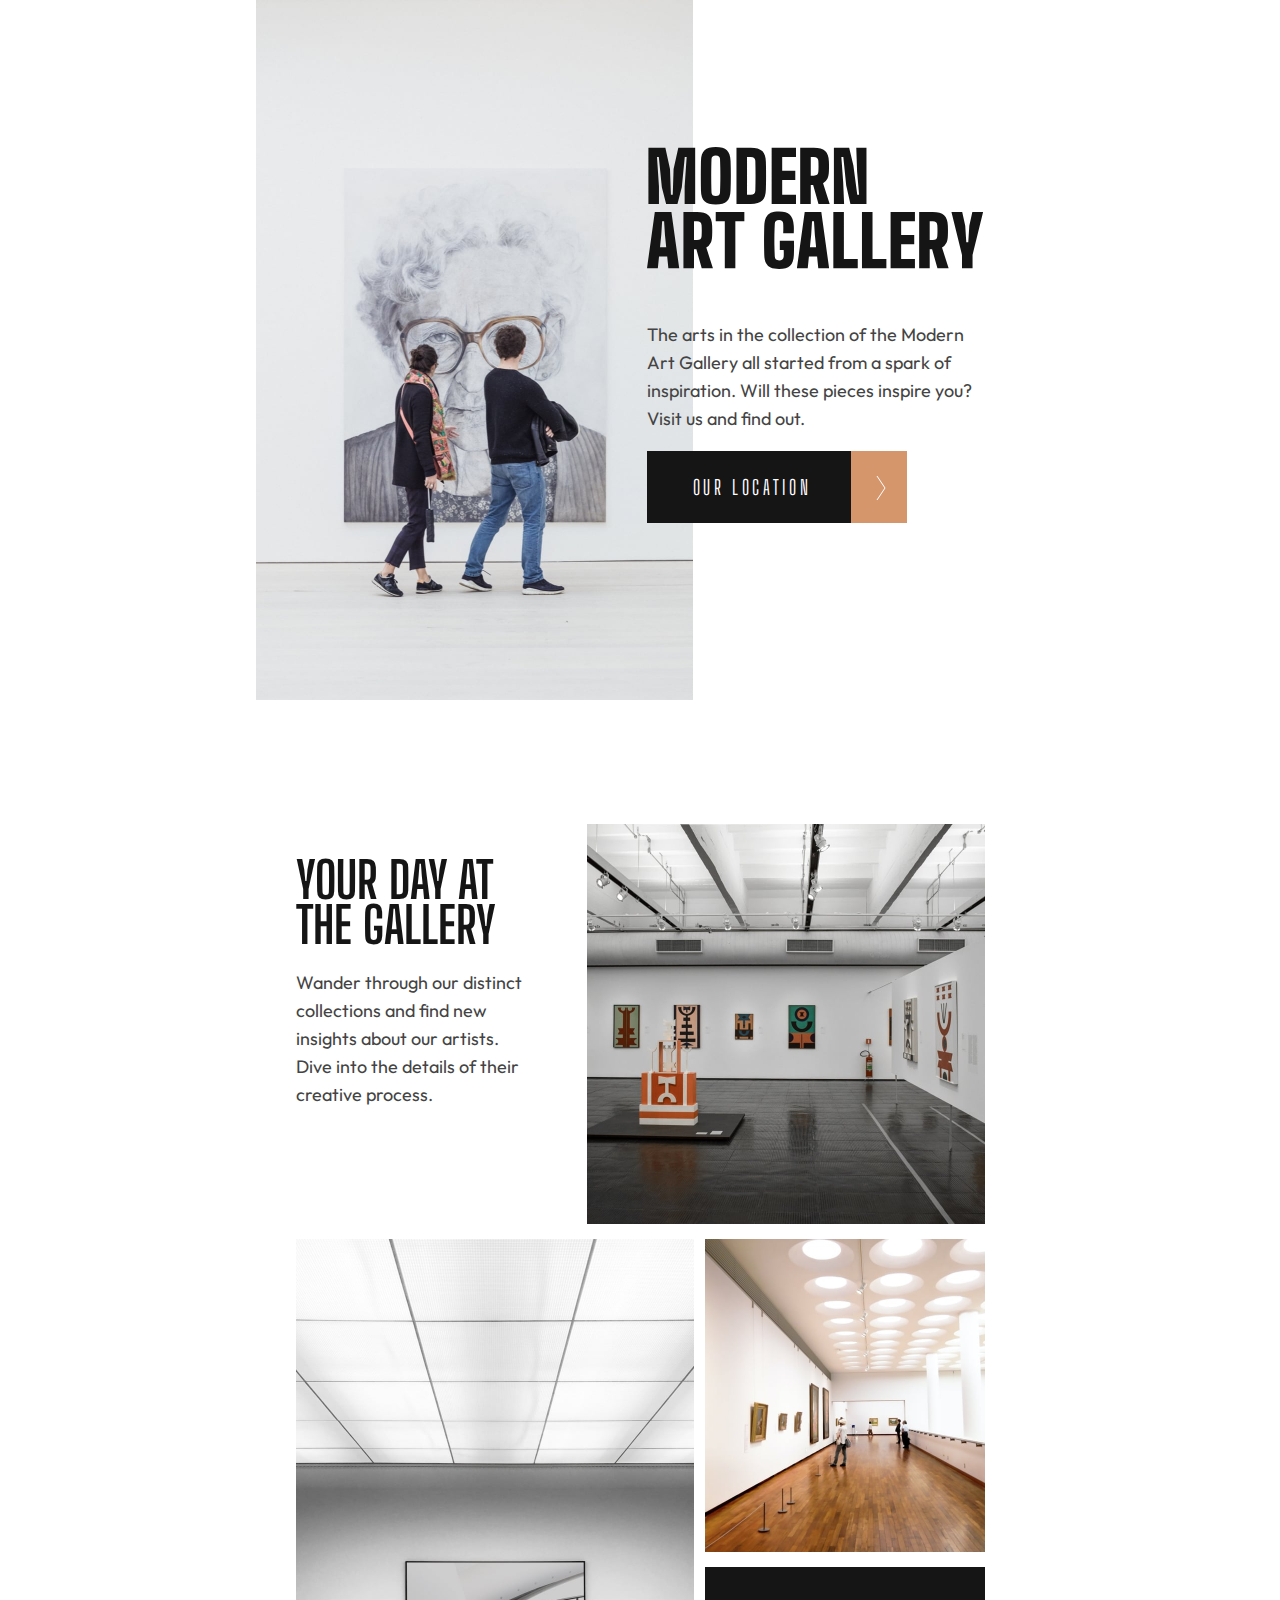
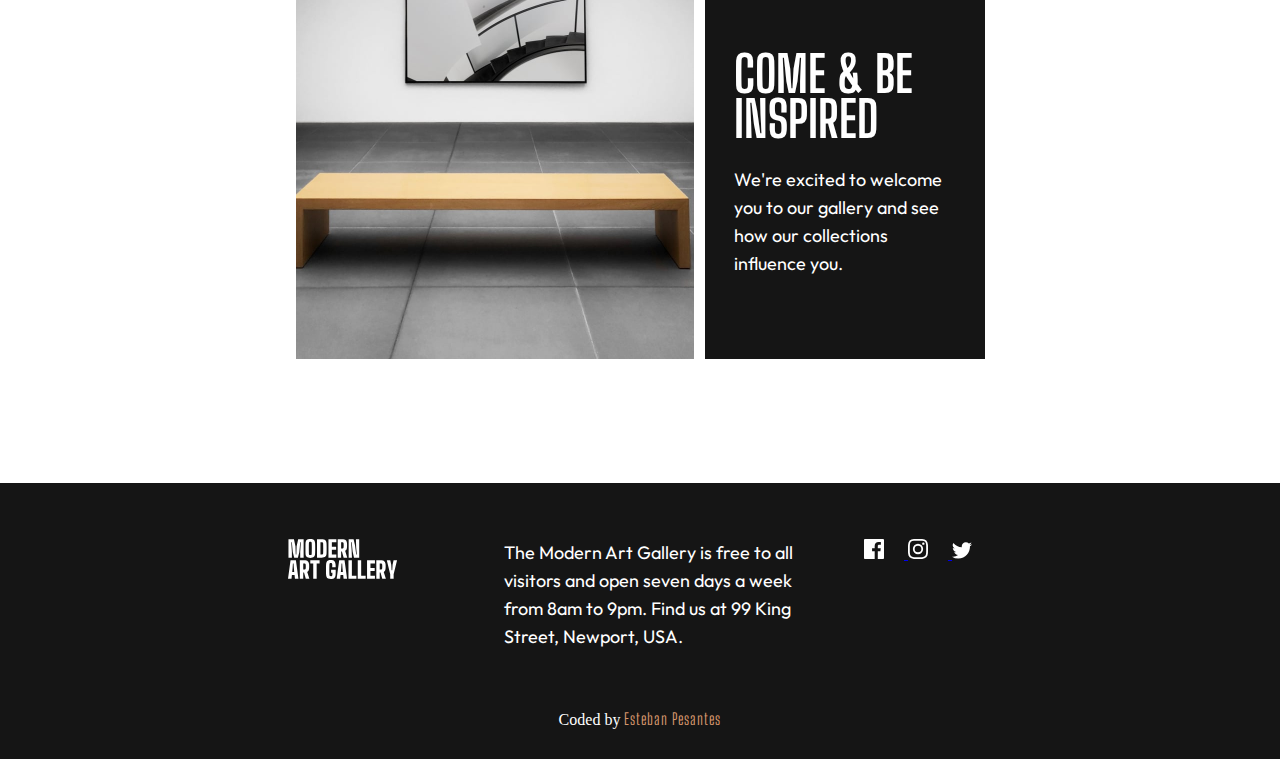
<file: index.html>
<!DOCTYPE html>
<html lang="en">
  <head>
    <meta charset="UTF-8" />
    <meta name="viewport" content="width=device-width, initial-scale=1.0" />
    <link rel="preconnect" href="https://fonts.googleapis.com" />
    <link rel="preconnect" href="https://fonts.gstatic.com" crossorigin />
    <link
      href="https://fonts.googleapis.com/css2?family=Big+Shoulders+Display:wght@900&display=swap"
      rel="stylesheet"
    />
    <link rel="preconnect" href="https://fonts.googleapis.com" />
    <link rel="preconnect" href="https://fonts.gstatic.com" crossorigin />
    <link
      href="https://fonts.googleapis.com/css2?family=Outfit:wght@300&display=swap"
      rel="stylesheet"
    />
    <link rel="stylesheet" href="./index.css" />

    <title>Art Gallery</title>
  </head>
  <body>
    <header>
      <div class="hero">
        <div class="hero-img-container">
          <picture>
            <source
              srcset="./starter-code/assets/desktop/image-hero@2x.jpg"
              media="(min-width: 1440px)"
            />
            <source
              srcset="./starter-code/assets/tablet/image-hero@2x.jpg"
              media="(min-width: 768px)"
            />
            <img
              src="./starter-code/assets/mobile/image-hero@2x.jpg"
              alt="museum gallery"
            />
          </picture>
        </div>
        <div class="container hero-container">
          <img
            class="hero-logo"
            src="./starter-code/assets/logo-dark.svg"
            alt="modern art gallery"
          />
          <div class="hero-content">
            <p>
              The arts in the collection of the Modern Art Gallery all started
              from a spark of inspiration. Will these pieces inspire you? Visit
              us and find out.
            </p>
            <div class="btn">
              <a href="./location.html"
                >our location
                <svg width="10" height="24" xmlns="http://www.w3.org/2000/svg">
                  <path stroke="#FFF" fill="none" d="m1 0 8 12-8 12" /></svg
              ></a>
            </div>
          </div>
        </div>
      </div>
    </header>

    <main>
      <div class="container main-container">
        <div class="box box-1">
          <picture>
            <source
              srcset="./starter-code/assets/desktop/image-grid-1@2x.jpg"
              media="(min-width: 1440px)"
            />
            <source
              srcset="./starter-code/assets/tablet/image-grid-1@2x.jpg"
              media="(min-width: 768px)"
            />
            <img
              src="./starter-code/assets/mobile/image-grid-1@2x.jpg"
              alt="art gallery"
            />
          </picture>
        </div>
        <div class="box box-2">
          <h1>Your day at the gallery</h1>
          <p>
            Wander through our distinct collections and find new insights about
            our artists. Dive into the details of their creative process.
          </p>
        </div>
        <div class="box box-3">
          <picture>
            <source
              srcset="./starter-code/assets/desktop/image-grid-2@2x.jpg"
              media="(min-width: 1440px)"
            />
            <source
              srcset="./starter-code/assets/tablet/image-grid-2@2x.jpg"
              media="(min-width: 768px)"
            />
            <img
              src="./starter-code/assets/mobile/image-grid-2@2x.jpg"
              alt="art gallery"
            />
          </picture>
        </div>
        <div class="box box-4">
          <picture>
            <source
              srcset="./starter-code/assets/desktop/image-grid-3@2x.jpg"
              media="(min-width: 1440px)"
            />
            <source
              srcset="./starter-code/assets/tablet/image-grid-3@2x.jpg"
              media="(min-width: 768px)"
            />
            <img
              src="./starter-code/assets/mobile/image-grid-3@2x.jpg"
              alt="art gallery"
            />
          </picture>
        </div>
        <div class="box box-5">
          <h1>Come & be inspired</h1>
          <p>
            We're excited to welcome you to our gallery and see how our
            collections influence you.
          </p>
        </div>
      </div>
    </main>

    <footer>
      <div class="container footer-container">
        <img
          class="footer-logo"
          src="./starter-code/assets/logo-light.svg"
          alt="modern art gallery"
        />
        <p>
          The Modern Art Gallery is free to all visitors and open seven days a
          week from 8am to 9pm. Find us at 99 King Street, Newport, USA.
        </p>
        <div class="social-container">
          <a href="#">
            <img src="./starter-code/assets/icon-facebook.svg" alt="facebook" />
          </a>
          <a href="#">
            <img
              src="./starter-code/assets/icon-instagram.svg"
              alt="instagram"
            />
          </a>
          <a href="#">
            <img src="./starter-code/assets/icon-twitter.svg" alt="twitter" />
          </a>
        </div>
      </div>

      <div class="attribution">
        Coded by
        <a
          href="https://www.frontendmentor.io/profile/estebanp2022"
          target="_blank"
          >Esteban Pesantes</a
        >
      </div>
    </footer>
  </body>
</html>
</file>
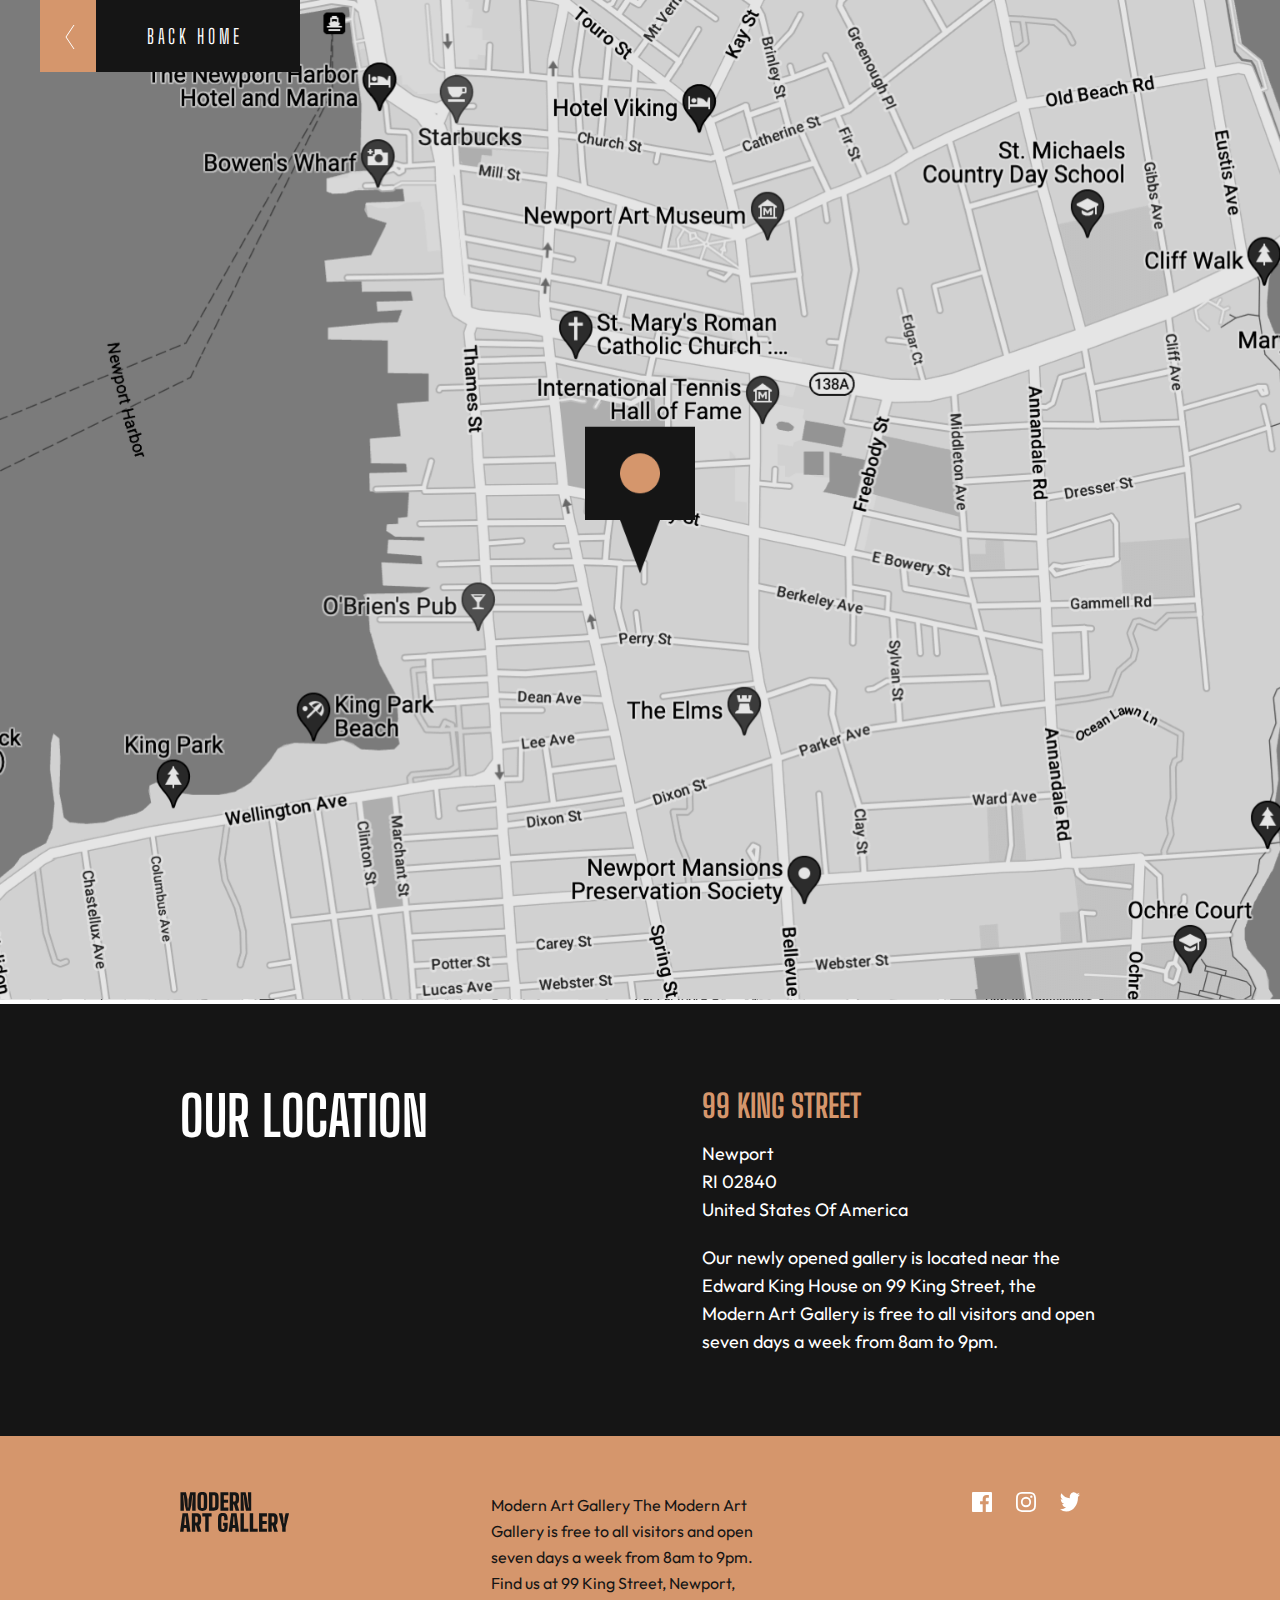
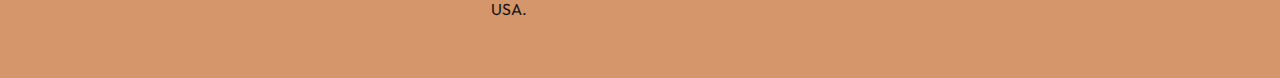
<file: location.html>
<!DOCTYPE html>
<html lang="en">
  <head>
    <meta charset="UTF-8" />
    <meta name="viewport" content="width=device-width, initial-scale=1.0" />
    <link rel="preconnect" href="https://fonts.googleapis.com" />
    <link rel="preconnect" href="https://fonts.gstatic.com" crossorigin />
    <link
      href="https://fonts.googleapis.com/css2?family=Big+Shoulders+Display:wght@900&display=swap"
      rel="stylesheet"
    />
    <link rel="preconnect" href="https://fonts.googleapis.com" />
    <link rel="preconnect" href="https://fonts.gstatic.com" crossorigin />
    <link
      href="https://fonts.googleapis.com/css2?family=Outfit:wght@300&display=swap"
      rel="stylesheet"
    />
    <link rel="stylesheet" href="./location.css" />

    <title>Art Gallery</title>
  </head>
  <body>
    <main>
      <div class="container">
        <div class="map-container">
          <picture>
            <source
              srcset="./starter-code/assets/desktop/image-map@2x.png"
              media="(min-width: 1440px)"
            />
            <source
              srcset="./starter-code/assets/tablet/image-map@2x.png"
              media="(min-width: 768px)"
            />
            <img
              src="./starter-code/assets/mobile/image-map@2x.png"
              alt="map"
            />
          </picture>
          <div class="btn">
            <a href="./index.html"
              >back home
              <svg width="10" height="24" xmlns="http://www.w3.org/2000/svg">
                <path stroke="#FFF" fill="none" d="M9 24 1 12 9 0" /></svg
            ></a>
          </div>
        </div>
      </div>

      <div class="container">
        <div class="address-container">
          <h1>our location</h1>
          <div class="address">
            <address>
              <h2>99 King Street</h2>
              <p>
                Newport <br />
                RI 02840 <br />
                United States of America
              </p>
            </address>
            <p>
              Our newly opened gallery is located near the Edward King House on
              99 King Street, the Modern Art Gallery is free to all visitors and
              open seven days a week from 8am to 9pm.
            </p>
          </div>
        </div>
      </div>

      <div class="container">
        <div class="bottom-container">
          <img
            class="logo"
            src="./starter-code/assets/logo-dark.svg"
            alt="modern art gallery"
          />
          <p>
            Modern Art Gallery The Modern Art Gallery is free to all visitors
            and open seven days a week from 8am to 9pm. Find us at 99 King
            Street, Newport, USA.
          </p>

          <div class="svg-container">
            <a href="#"
              ><img
                src="./starter-code/assets/icon-facebook.svg"
                alt="facebook"
            /></a>
            <a href="#"
              ><img
                src="./starter-code/assets/icon-instagram.svg"
                alt="instagram"
            /></a>
            <a href="#"
              ><img src="./starter-code/assets/icon-twitter.svg" alt="twitter"
            /></a>
          </div>
        </div>
      </div>
    </main>
  </body>
</html>
</file>
<file: index.css>
:root {
  --primary: #151515;
  --secondary: #444444;
  --white: #fff;
  --custom: #d5966c;
}

* {
  box-sizing: border-box;
}

body {
  margin: 0 auto;
  width: 100%;
  min-height: 100vh;
  display: flex;
  justify-content: center;
  align-items: center;
  flex-direction: column;
}

header {
  margin-bottom: 120px;
}

img {
  width: 100%;
}

.hero-logo {
  width: 280px;
  margin-top: 32px;
  margin-bottom: 32px;
}

h1 {
  font-family: "Big Shoulders Display", cursive;
  font-size: 50px;
  line-height: 45px;
  text-transform: uppercase;
  margin-bottom: 21px;
}

p {
  font-family: "Outfit", sans-serif;
  font-size: 18px;
  line-height: 28px;
  margin-top: 0;
}

.hero-content {
  color: var(--secondary);
}

.btn {
  background-color: var(--primary);
  width: 260px;
  height: 72px;
  position: relative;
  display: flex;
  justify-content: center;
  align-items: center;
  cursor: pointer;
}

.btn a {
  color: var(--white);
  text-decoration: none;
  font-family: "Big Shoulders Display", cursive;
  text-transform: uppercase;
  letter-spacing: 3.64px;
  padding-right: 50px;
  font-size: 20px;
}

.btn:hover {
  background-color: var(--custom);
  transition: all 0.8s;
}

svg {
  background-color: var(--custom);
  width: 56px;
  height: 72px;
  position: absolute;
  top: 0;
  right: 0;
  padding-top: 25px;
  padding-left: 25px;
}

.container {
  padding-left: 16px;
  padding-right: 16px;
}

.box {
  margin-bottom: 16px;
}

.box-2 h1 {
  padding-right: 45px;
  color: var(--primary);
}
.box-2 p {
  padding-right: 30px;
  color: var(--secondary);
  margin-bottom: 32px;
}

.box-5 {
  color: var(--white);
  background-color: var(--primary);
  height: 293px;
  padding: 48px 24px 0;
  margin-bottom: 120px;
}

.box-5 h1 {
  margin-top: 0;
  margin-bottom: 24px;
}

footer {
  width: 100%;
  background-color: var(--primary);
  color: var(--white);
  padding-bottom: 30px;
}

.footer-container {
  padding: 48px 32px 40px;
}

.footer-logo {
  width: 110px;
  margin-bottom: 32px;
}

.social-container img {
  width: 20px;
  margin-right: 20px;
  margin-top: 38px;
}

.attribution {
  text-align: center;
}

.attribution a {
  text-decoration: none;
  color: var(--custom);
  font-family: "Big Shoulders Display", cursive;
  letter-spacing: 1px;
}

@media (min-width: 768px) {
  header {
    display: flex;
    width: 768px;
  }

  .hero {
    position: relative;
    margin-right: 0;
  }

  .hero-img-container img {
    width: 437px;
  }

  .hero-container {
    width: 375px;
    position: absolute;
    top: 115px;
    left: 375px;
  }

  .hero-logo {
    width: 339px;
    margin-bottom: 48px;
  }

  .hero-content {
    margin-bottom: 48px;
  }

  .main-container {
    display: grid;
    grid-template-columns: repeat(3, auto);
    grid-template-rows: repeat(3, auto);
    gap: 11px;
    margin-bottom: 120px;
  }

  .box {
    margin: 0;
  }

  .box-1 {
    grid-column: 2 / 4;
    grid-row: 1 / 2;
  }

  .box-1 img,
  .box-3 img {
    width: 398px;
  }
  .box-2 {
    grid-column: 1 / 2;
    grid-row: 1 / 1;
    width: 280px;
    height: 400px;
    margin-bottom: 0;
    padding-right: 20px;
  }
  .box-3 {
    grid-column: 1 / 3;
    grid-row: 2 / 4;
  }
  .box-4 {
    grid-column: 3 / 4;
    grid-row: 2 / 3;
  }

  .box-4 {
    width: 280px;
    height: 313px;
  }
  .box-5 {
    grid-column: 3 / 4;
    grid-row: 3 / 4;
    width: 280px;
    height: 392px;

    padding: 85px 29px;
  }

  .footer-container {
    display: flex;
    width: 768px;
    justify-content: space-between;
    align-items: start;
    padding-top: 56px;
    margin: 0 auto;
  }

  .footer-container p {
    width: 320px;
  }

  .footer-logo {
    width: 110px;
    height: 40px;
    margin-right: 65px;
  }

  .social-container img {
    margin-top: 0;
  }
}

@media (min-width: 1440px) {
  header {
    width: 1440px;
  }

  header,
  .main-container {
    margin-bottom: 180px;
  }
  .hero {
    display: flex;
    width: 1440px;
    justify-content: center;
    margin: 0 auto;
    position: relative;
  }
  .hero-container {
    display: flex;
    justify-content: space-between;
    position: absolute;
    top: 189px;
    left: 130px;
    width: 1110px;
  }

  .hero-img-container img {
    width: 540px;
  }

  .hero::before {
    content: "";
    height: 800px;
    width: 2000px;
    position: absolute;
    right: 68.72%;
    /* background-color: rgba(21, 21, 21, 0.5); */
    background-color: var(--custom);
  }

  .hero-content p {
    width: 350px;
    margin-bottom: 64px;
    font-size: 22px;
  }

  .hero-logo {
    width: 514px;
    height: 176px;
    margin-top: 0;
    margin-right: 300px;
  }

  .main-container {
    gap: 30px;
  }

  .box-1 img {
    width: 635px;
  }

  .box-2 {
    padding-top: 20px;
    padding-right: 90px;
  }

  .box-2 h1,
  .box-5 h1 {
    font-size: 60px;
    line-height: 60px;
  }

  .box-2 p,
  .box-5 p {
    font-size: 22px;
  }

  .box-2,
  .box-5 {
    width: 445px;
    height: 377px;
  }
  .box-3 img {
    width: 635px;
  }
  .box-4 img {
    width: 445px;
  }
  .box-5 {
    padding: 65px 48px;
  }

  .footer-container {
    width: 1110px;
    margin: 0 auto;
    padding-left: 0;
    padding-right: 0;
  }

  .footer-logo {
    width: 160px;
    height: 58px;
  }
  .footer-container p {
    width: 430px;
  }
}
</file>
<file: location.css>
:root {
  --primary: #151515;
  --secondary: #444444;
  --white: #fff;
  --custom: #d5966c;
}

* {
  box-sizing: border-box;
}

body {
  margin: 0 auto;
  width: 100%;
  min-height: 100vh;
  display: flex;
  justify-content: center;
  align-items: center;
  flex-direction: column;
}

h1 {
  margin-top: 0;
  margin-bottom: 48px;
  font-size: 50px;
}

h2 {
  color: var(--custom);
  font-size: 32px;
  margin-bottom: 20px;
}

address {
  text-transform: capitalize;
}

p {
  font-family: "Outfit", sans-serif;
  font-size: 18px;
  line-height: 28px;
  margin: 0;
}

h1,
h2 {
  font-family: "Big Shoulders Display", cursive;
  text-transform: uppercase;
}

address,
h1,
p {
  font-style: normal;
  color: var(--white);
  line-height: 28px;
}

img {
  width: 100%;
}

.btn {
  background-color: var(--primary);
  width: 260px;
  height: 72px;
  position: relative;
  display: flex;
  justify-content: center;
  align-items: center;
  cursor: pointer;
}

.btn a {
  color: var(--white);
  text-decoration: none;
  font-family: "Big Shoulders Display", cursive;
  text-transform: uppercase;
  letter-spacing: 3.64px;
  padding-left: 50px;
  font-size: 20px;
}

svg {
  background-color: var(--custom);
  width: 56px;
  height: 72px;
  position: absolute;
  top: 0;
  left: 0;
  padding-top: 25px;
  padding-left: 25px;
}

.btn:hover {
  background-color: var(--custom);
  transition: all 0.8s;
}

.container {
  width: 100%;
}

.map-container {
  position: relative;
}

.btn {
  position: absolute;
  top: 0;
}

.container:nth-of-type(2) {
  background-color: var(--primary);
}

.address-container {
  padding: 48px 16px 56px;
  margin-top: -5px;
}

address {
  margin-bottom: 20px;
}

/* bottom section */
.container:nth-of-type(3) {
  background-color: var(--custom);
}

.bottom-container {
  padding: 48px 32px;
}

.bottom-container p {
  color: var(--primary);
}

.svg-container {
  margin-top: 38px;
}

.svg-container img {
  width: 20px;
  height: 20px;
}

.svg-container a {
  padding-right: 20px;
}

.logo {
  width: 110px;
  margin-bottom: 38px;
}

@media (min-width: 768px) {
  .btn {
    left: 40px;
  }
  .address-container {
    display: flex;
    justify-content: space-between;
    align-items: start;
    padding: 88px 40px 80px;
  }

  .address {
    display: flex;
    flex-direction: column;
    width: 398px;
    margin-left: 29px;
  }

  h1 {
    margin-bottom: 0;
    line-height: 0.9;
    font-size: 55px;
  }

  h2 {
    margin-top: 0;
  }

  address {
    margin-bottom: 20px;
  }
  .bottom-container {
    padding: 56px 40px;
    display: flex;
    justify-content: space-between;
  }
  .bottom-container p {
    font-size: 16px;
    line-height: 26px;
    width: 281px;
  }
  .logo {
    width: 110px;
    height: 40px;
  }
  .svg-container {
    margin-top: 0;
  }

  .address-container,
  .bottom-container {
    max-width: 1000px;
    margin: 0 auto;
  }
}

@media (min-width: 1440px) {
  .btn {
    left: 156px;
  }

  .container:nth-of-type(2) {
    padding: 96px 165px 136px;
    margin-top: -5px;
  }
  .container:nth-of-type(3) {
    padding: 96px 165px 136px;
  }

  .address-container,
  .bottom-container {
    padding: 0;
    max-width: 1100px;
    margin: 0 auto;
  }

  h1 {
    font-size: 70px;
    /* width: 350px; */
    line-height: 1;
  }
  h2 {
    font-size: 36px;
  }
  p {
    font-size: 22px;
    line-height: 32px;
  }

  .address {
    margin-right: 160px;
    margin-left: 200px;
  }

  .address p {
    width: 540px;
  }

  .bottom-container p {
    width: 430px;
  }

  .logo {
    width: 160px;
    height: 58px;
  }
}
</file>
